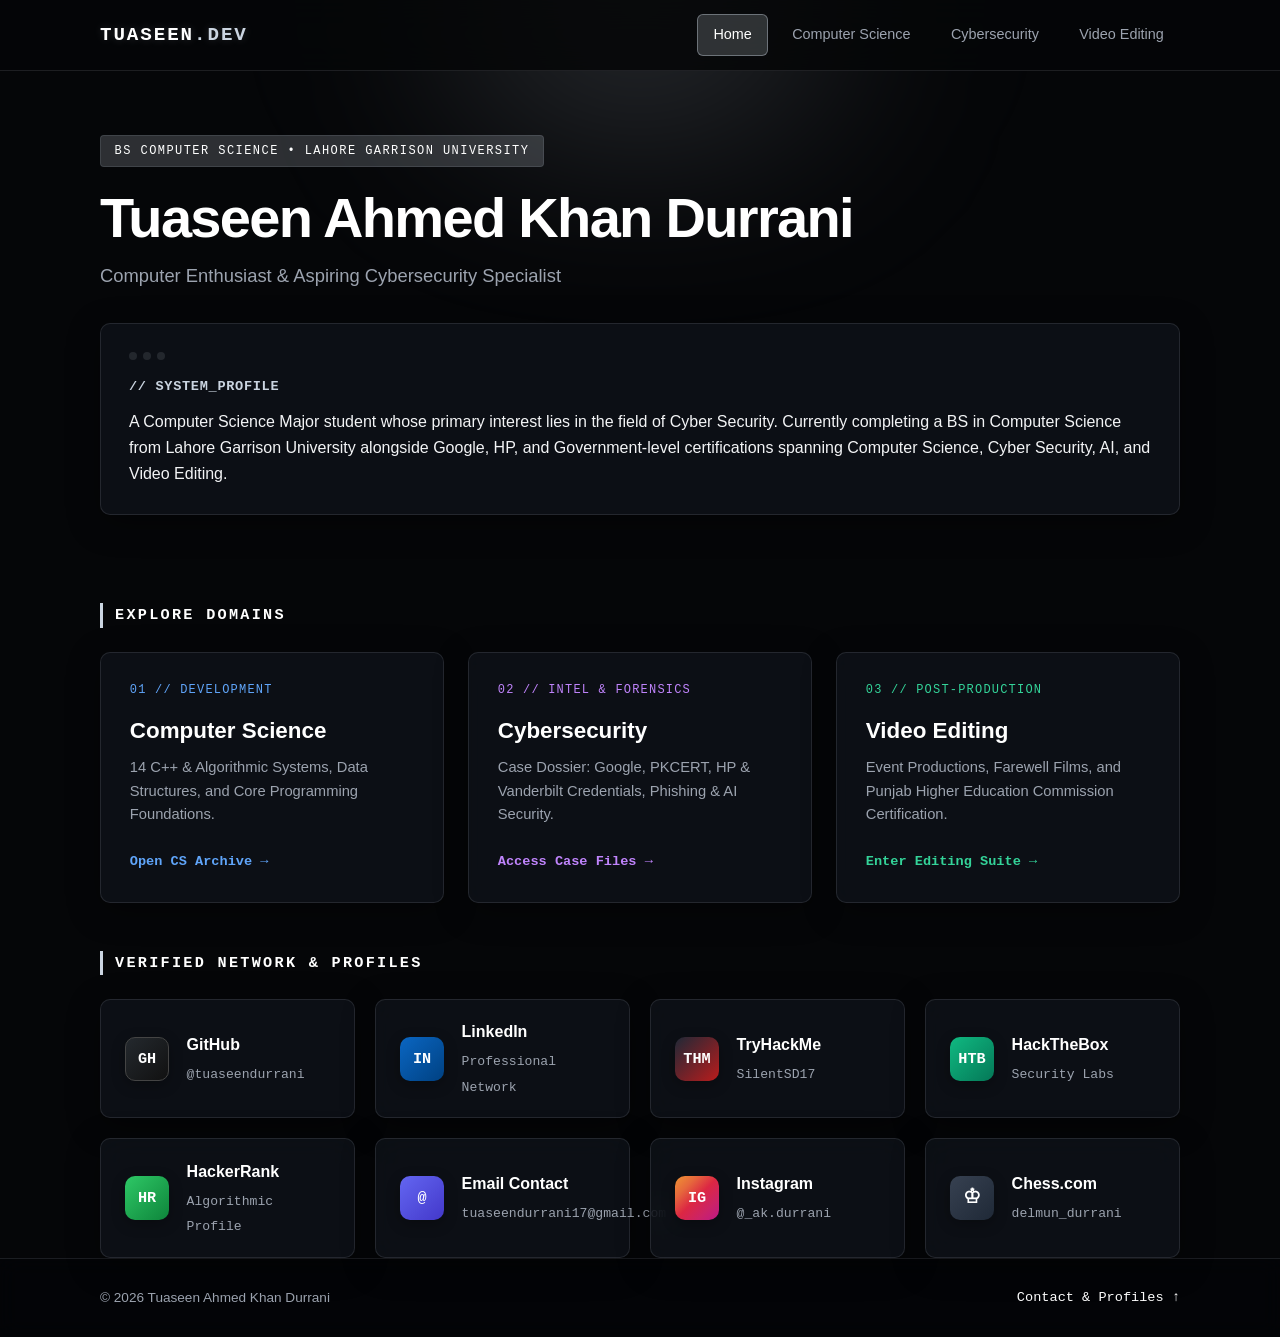
<file: index.html>
<!DOCTYPE html>
<html lang="en">
<head>
  <meta charset="UTF-8" />
  <meta name="viewport" content="width=device-width, initial-scale=1.0" />
  <title>Tuaseen Ahmed Khan Durrani | Portfolio</title>
  <link rel="stylesheet" href="style.css" />
</head>
<body data-theme="silver">
  <div class="ambient-glow"></div>

  <header class="navbar">
    <div class="container nav-inner">
      <a href="index.html" class="brand">TUASEEN<span>.DEV</span></a>
      <button class="menu-toggle" aria-label="Toggle Navigation" id="menuToggle">☰</button>
      <nav class="nav-links" id="navLinks">
        <a href="index.html" class="active">Home</a>
        <a href="computer-science.html">Computer Science</a>
        <a href="cybersecurity.html">Cybersecurity</a>
        <a href="video-editing.html">Video Editing</a>
      </nav>
    </div>
  </header>

  <main class="container">
    <section class="hero">
      <div class="badge">BS COMPUTER SCIENCE • LAHORE GARRISON UNIVERSITY</div>
      <h1>Tuaseen Ahmed Khan Durrani</h1>
      <p class="subtitle terminal-text">Computer Enthusiast &amp; Aspiring Cybersecurity Specialist</p>
      
      <div class="card about-card glass-panel">
        <div class="card-header-dot"><span></span><span></span><span></span></div>
        <h2>// SYSTEM_PROFILE</h2>
        <p>
          A Computer Science Major student whose primary interest lies in the field of Cyber Security. 
          Currently completing a BS in Computer Science from Lahore Garrison University alongside Google, HP, 
          and Government-level certifications spanning Computer Science, Cyber Security, AI, and Video Editing.
        </p>
      </div>
    </section>

    <section class="section">
      <h2 class="section-title">EXPLORE DOMAINS</h2>
      <div class="grid-3">
        <a href="computer-science.html" class="portal-card portal-cs glass-panel">
          <div class="portal-tag">01 // DEVELOPMENT</div>
          <h3>Computer Science</h3>
          <p>14 C++ &amp; Algorithmic Systems, Data Structures, and Core Programming Foundations.</p>
          <span class="portal-cta">Open CS Archive →</span>
        </a>

        <a href="cybersecurity.html" class="portal-card portal-cyber glass-panel">
          <div class="portal-tag">02 // INTEL &amp; FORENSICS</div>
          <h3>Cybersecurity</h3>
          <p>Case Dossier: Google, PKCERT, HP &amp; Vanderbilt Credentials, Phishing &amp; AI Security.</p>
          <span class="portal-cta">Access Case Files →</span>
        </a>

        <a href="video-editing.html" class="portal-card portal-video glass-panel">
          <div class="portal-tag">03 // POST-PRODUCTION</div>
          <h3>Video Editing</h3>
          <p>Event Productions, Farewell Films, and Punjab Higher Education Commission Certification.</p>
          <span class="portal-cta">Enter Editing Suite →</span>
        </a>
      </div>
    </section>

    <!-- Visual Icon Cards for Connect Hub -->
    <section class="section" id="connect">
      <h2 class="section-title">VERIFIED NETWORK &amp; PROFILES</h2>
      <div class="grid-connect">
        <a href="https://github.com/tuaseendurrani" target="_blank" rel="noopener" class="connect-node glass-panel">
          <div class="node-icon github-icon">GH</div>
          <div class="node-info">
            <h4>GitHub</h4>
            <span>@tuaseendurrani</span>
          </div>
        </a>

        <a href="https://www.linkedin.com/in/tuaseen-durrani-798b612b9/" target="_blank" rel="noopener" class="connect-node glass-panel">
          <div class="node-icon linkedin-icon">IN</div>
          <div class="node-info">
            <h4>LinkedIn</h4>
            <span>Professional Network</span>
          </div>
        </a>

        <a href="https://tryhackme.com/p/SilentSD17" target="_blank" rel="noopener" class="connect-node glass-panel">
          <div class="node-icon thm-icon">THM</div>
          <div class="node-info">
            <h4>TryHackMe</h4>
            <span>SilentSD17</span>
          </div>
        </a>

        <a href="https://profile.hackthebox.com/profile/019caa08-9d41-73cd-8e56-18c1669dc7aa" target="_blank" rel="noopener" class="connect-node glass-panel">
          <div class="node-icon htb-icon">HTB</div>
          <div class="node-info">
            <h4>HackTheBox</h4>
            <span>Security Labs</span>
          </div>
        </a>

        <a href="https://www.hackerrank.com/profile/tuaseendurrani" target="_blank" rel="noopener" class="connect-node glass-panel">
          <div class="node-icon hr-icon">HR</div>
          <div class="node-info">
            <h4>HackerRank</h4>
            <span>Algorithmic Profile</span>
          </div>
        </a>

        <a href="mailto:tuaseendurrani17@gmail.com" class="connect-node glass-panel">
          <div class="node-icon mail-icon">@</div>
          <div class="node-info">
            <h4>Email Contact</h4>
            <span>tuaseendurrani17@gmail.com</span>
          </div>
        </a>

        <a href="https://www.instagram.com/_ak.durrani/" target="_blank" rel="noopener" class="connect-node glass-panel">
          <div class="node-icon ig-icon">IG</div>
          <div class="node-info">
            <h4>Instagram</h4>
            <span>@_ak.durrani</span>
          </div>
        </a>

        <a href="https://www.chess.com/member/delmun_durrani" target="_blank" rel="noopener" class="connect-node glass-panel">
          <div class="node-icon chess-icon">♔</div>
          <div class="node-info">
            <h4>Chess.com</h4>
            <span>delmun_durrani</span>
          </div>
        </a>
      </div>
    </section>
  </main>

  <footer class="footer">
    <div class="container footer-inner">
      <p>© <span id="year"></span> Tuaseen Ahmed Khan Durrani</p>
      <a href="index.html#connect">Contact &amp; Profiles ↑</a>
    </div>
  </footer>
  <script src="script.js"></script>
</body>
</html>
</file>
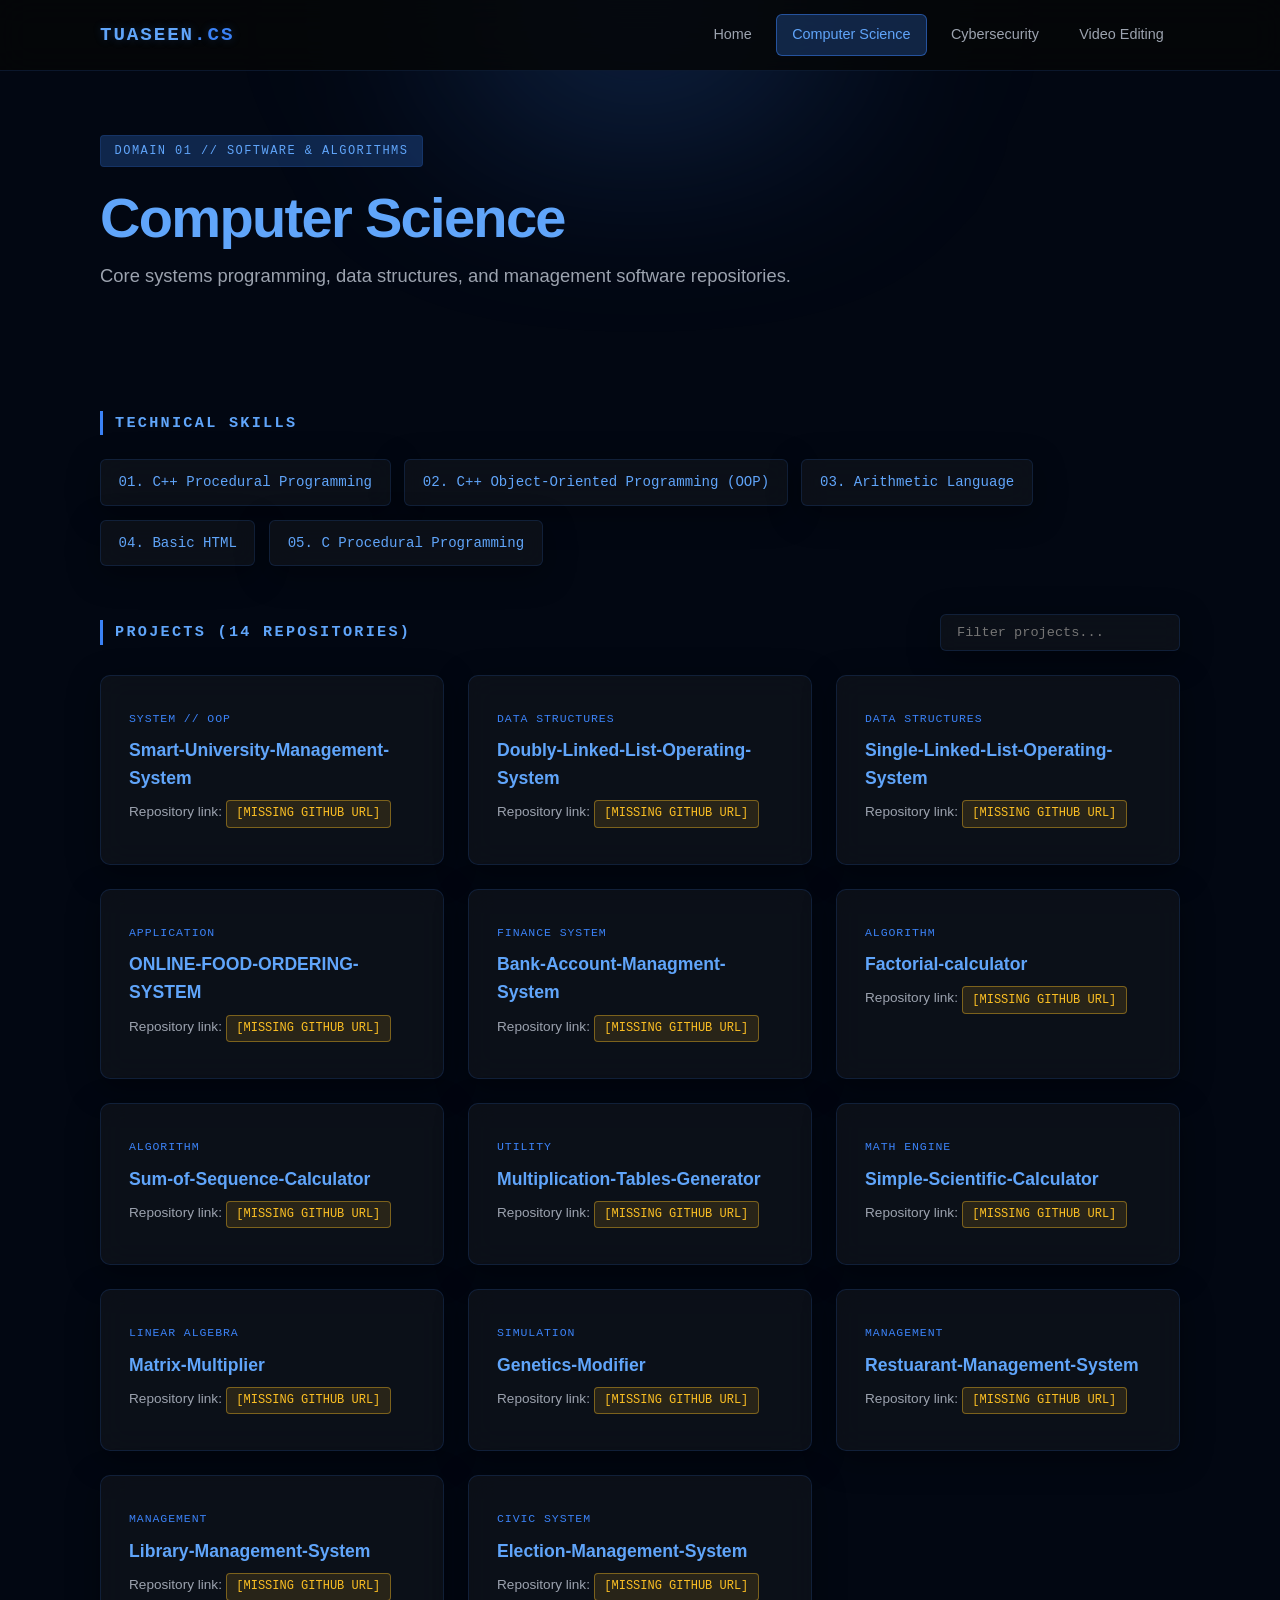
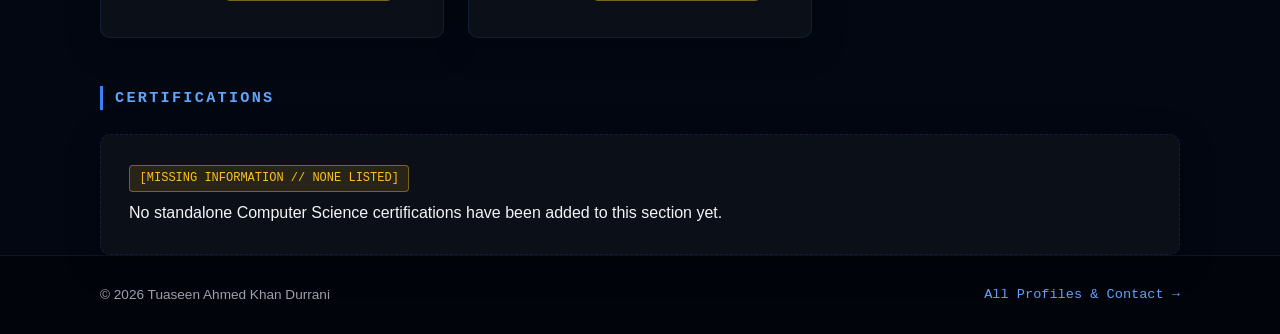
<file: computer-science.html>
<!DOCTYPE html>
<html lang="en">
<head>
  <meta charset="UTF-8" />
  <meta name="viewport" content="width=device-width, initial-scale=1.0" />
  <title>Computer Science | Tuaseen Ahmed Khan Durrani</title>
  <link rel="stylesheet" href="style.css" />
</head>
<body data-theme="blue">
  <div class="ambient-glow"></div>

  <header class="navbar">
    <div class="container nav-inner">
      <a href="index.html" class="brand">TUASEEN<span>.CS</span></a>
      <button class="menu-toggle" aria-label="Toggle Navigation" id="menuToggle">☰</button>
      <nav class="nav-links" id="navLinks">
        <a href="index.html">Home</a>
        <a href="computer-science.html" class="active">Computer Science</a>
        <a href="cybersecurity.html">Cybersecurity</a>
        <a href="video-editing.html">Video Editing</a>
      </nav>
    </div>
  </header>

  <main class="container">
    <section class="page-header">
      <div class="badge">DOMAIN 01 // SOFTWARE &amp; ALGORITHMS</div>
      <h1>Computer Science</h1>
      <p class="subtitle">Core systems programming, data structures, and management software repositories.</p>
    </section>

    <section class="section">
      <h2 class="section-title">TECHNICAL SKILLS</h2>
      <div class="skills-grid">
        <div class="skill-chip glass-panel">01. C++ Procedural Programming</div>
        <div class="skill-chip glass-panel">02. C++ Object-Oriented Programming (OOP)</div>
        <div class="skill-chip glass-panel">03. Arithmetic Language</div>
        <div class="skill-chip glass-panel">04. Basic HTML</div>
        <div class="skill-chip glass-panel">05. C Procedural Programming</div>
      </div>
    </section>

    <section class="section">
      <div class="section-header-row">
        <h2 class="section-title">PROJECTS (14 REPOSITORIES)</h2>
        <input type="text" id="projectSearch" class="search-input glass-panel" placeholder="Filter projects..." aria-label="Filter projects" />
      </div>
      <div class="grid-3" id="csProjectsGrid">
        <div class="card item-card glass-panel"><span class="meta-tag">SYSTEM // OOP</span><h3>Smart-University-Management-System</h3><p class="muted-note">Repository link: <span class="missing-tag">[MISSING GITHUB URL]</span></p></div>
        <div class="card item-card glass-panel"><span class="meta-tag">DATA STRUCTURES</span><h3>Doubly-Linked-List-Operating-System</h3><p class="muted-note">Repository link: <span class="missing-tag">[MISSING GITHUB URL]</span></p></div>
        <div class="card item-card glass-panel"><span class="meta-tag">DATA STRUCTURES</span><h3>Single-Linked-List-Operating-System</h3><p class="muted-note">Repository link: <span class="missing-tag">[MISSING GITHUB URL]</span></p></div>
        <div class="card item-card glass-panel"><span class="meta-tag">APPLICATION</span><h3>ONLINE-FOOD-ORDERING-SYSTEM</h3><p class="muted-note">Repository link: <span class="missing-tag">[MISSING GITHUB URL]</span></p></div>
        <div class="card item-card glass-panel"><span class="meta-tag">FINANCE SYSTEM</span><h3>Bank-Account-Managment-System</h3><p class="muted-note">Repository link: <span class="missing-tag">[MISSING GITHUB URL]</span></p></div>
        <div class="card item-card glass-panel"><span class="meta-tag">ALGORITHM</span><h3>Factorial-calculator</h3><p class="muted-note">Repository link: <span class="missing-tag">[MISSING GITHUB URL]</span></p></div>
        <div class="card item-card glass-panel"><span class="meta-tag">ALGORITHM</span><h3>Sum-of-Sequence-Calculator</h3><p class="muted-note">Repository link: <span class="missing-tag">[MISSING GITHUB URL]</span></p></div>
        <div class="card item-card glass-panel"><span class="meta-tag">UTILITY</span><h3>Multiplication-Tables-Generator</h3><p class="muted-note">Repository link: <span class="missing-tag">[MISSING GITHUB URL]</span></p></div>
        <div class="card item-card glass-panel"><span class="meta-tag">MATH ENGINE</span><h3>Simple-Scientific-Calculator</h3><p class="muted-note">Repository link: <span class="missing-tag">[MISSING GITHUB URL]</span></p></div>
        <div class="card item-card glass-panel"><span class="meta-tag">LINEAR ALGEBRA</span><h3>Matrix-Multiplier</h3><p class="muted-note">Repository link: <span class="missing-tag">[MISSING GITHUB URL]</span></p></div>
        <div class="card item-card glass-panel"><span class="meta-tag">SIMULATION</span><h3>Genetics-Modifier</h3><p class="muted-note">Repository link: <span class="missing-tag">[MISSING GITHUB URL]</span></p></div>
        <div class="card item-card glass-panel"><span class="meta-tag">MANAGEMENT</span><h3>Restuarant-Management-System</h3><p class="muted-note">Repository link: <span class="missing-tag">[MISSING GITHUB URL]</span></p></div>
        <div class="card item-card glass-panel"><span class="meta-tag">MANAGEMENT</span><h3>Library-Management-System</h3><p class="muted-note">Repository link: <span class="missing-tag">[MISSING GITHUB URL]</span></p></div>
        <div class="card item-card glass-panel"><span class="meta-tag">CIVIC SYSTEM</span><h3>Election-Management-System</h3><p class="muted-note">Repository link: <span class="missing-tag">[MISSING GITHUB URL]</span></p></div>
      </div>
    </section>

    <section class="section">
      <h2 class="section-title">CERTIFICATIONS</h2>
      <div class="card missing-box glass-panel">
        <span class="missing-tag">[MISSING INFORMATION // NONE LISTED]</span>
        <p>No standalone Computer Science certifications have been added to this section yet.</p>
      </div>
    </section>
  </main>

  <footer class="footer">
    <div class="container footer-inner">
      <p>© <span id="year"></span> Tuaseen Ahmed Khan Durrani</p>
      <a href="index.html#connect">All Profiles &amp; Contact →</a>
    </div>
  </footer>
  <script src="script.js"></script>
</body>
</html>
</file>
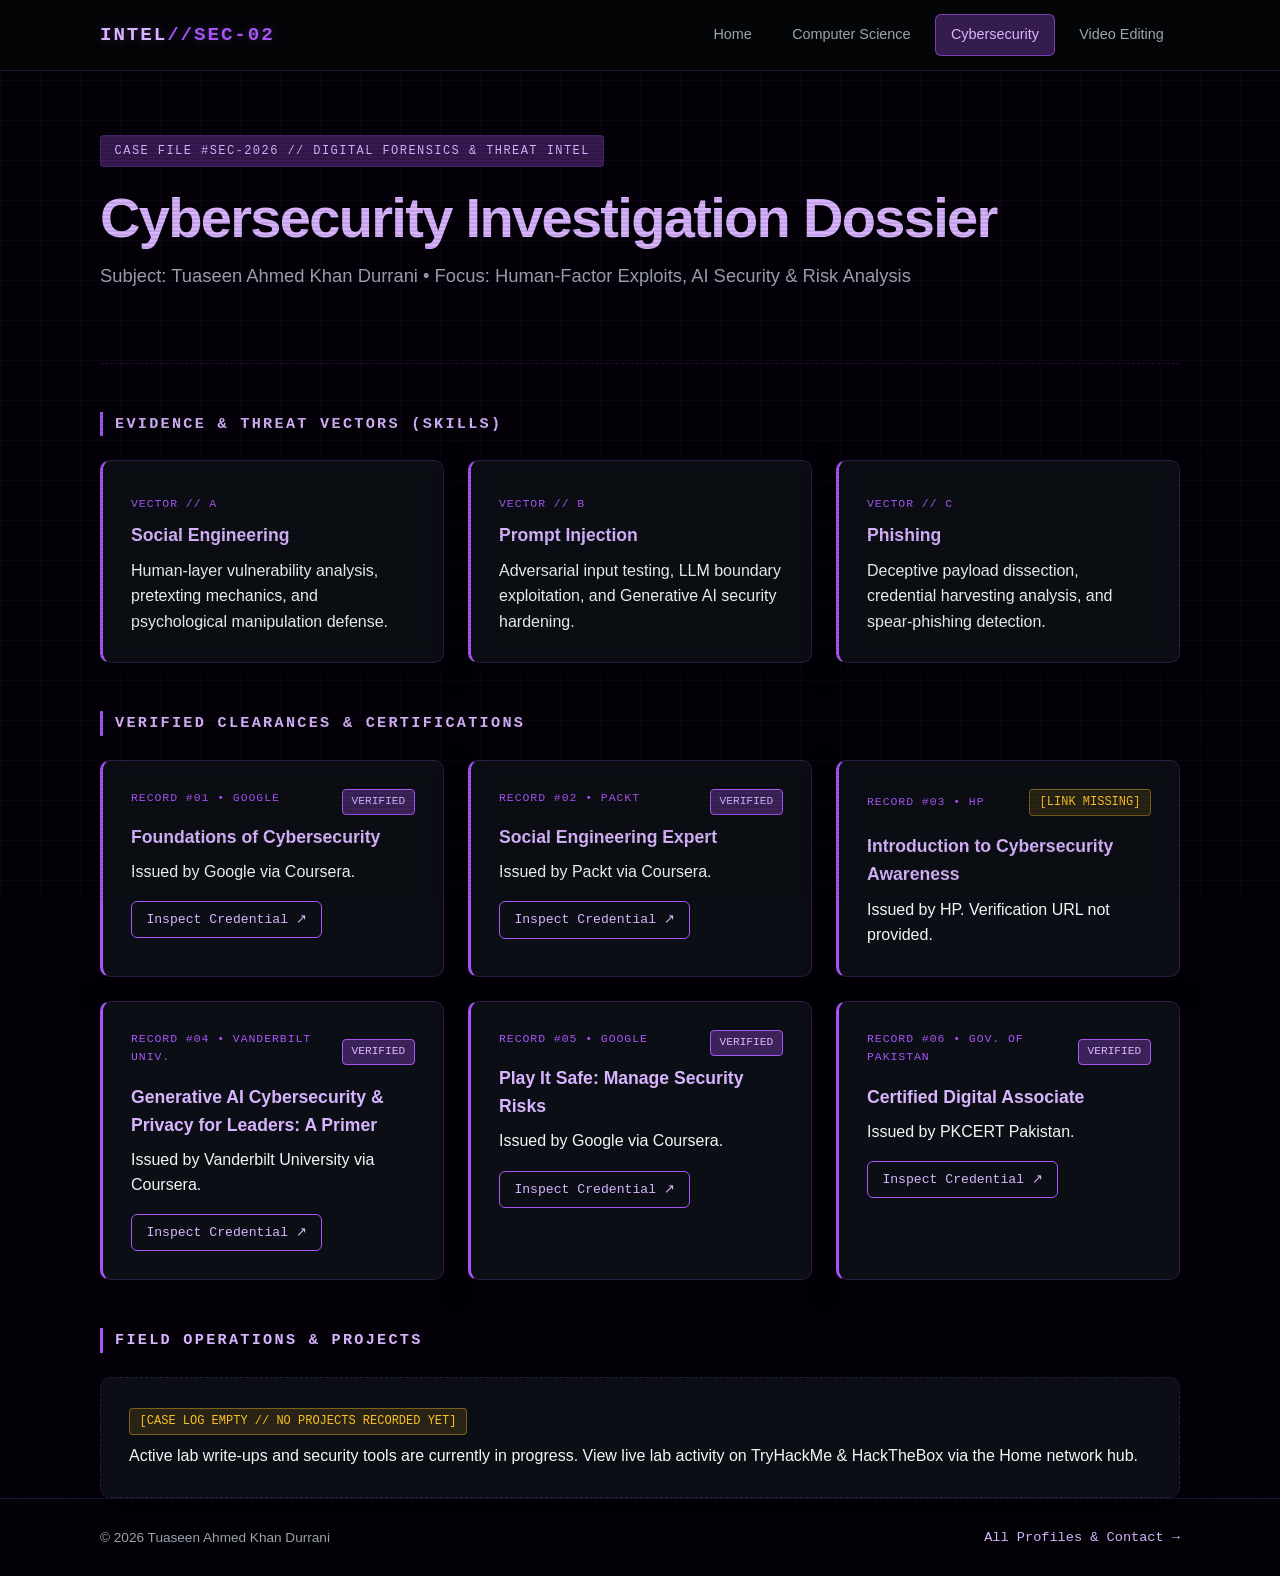
<file: cybersecurity.html>
<!DOCTYPE html>
<html lang="en">
<head>
  <meta charset="UTF-8" />
  <meta name="viewport" content="width=device-width, initial-scale=1.0" />
  <title>Cybersecurity Dossier | Tuaseen Ahmed Khan Durrani</title>
  <link rel="stylesheet" href="style.css" />
</head>
<body data-theme="cyber">
  <div class="detective-grid-overlay" aria-hidden="true"></div>
  <div class="scanlines" aria-hidden="true"></div>

  <header class="navbar">
    <div class="container nav-inner">
      <a href="index.html" class="brand">INTEL<span>//SEC-02</span></a>
      <button class="menu-toggle" aria-label="Toggle Navigation" id="menuToggle">☰</button>
      <nav class="nav-links" id="navLinks">
        <a href="index.html">Home</a>
        <a href="computer-science.html">Computer Science</a>
        <a href="cybersecurity.html" class="active">Cybersecurity</a>
        <a href="video-editing.html">Video Editing</a>
      </nav>
    </div>
  </header>

  <main class="container">
    <section class="page-header dossier-header">
      <div class="badge">CASE FILE #SEC-2026 // DIGITAL FORENSICS &amp; THREAT INTEL</div>
      <h1>Cybersecurity Investigation Dossier</h1>
      <p class="subtitle">Subject: Tuaseen Ahmed Khan Durrani • Focus: Human-Factor Exploits, AI Security &amp; Risk Analysis</p>
    </section>

    <section class="section">
      <h2 class="section-title">EVIDENCE &amp; THREAT VECTORS (SKILLS)</h2>
      <div class="grid-3">
        <div class="card dossier-card glass-panel">
          <span class="case-stamp">VECTOR // A</span>
          <h3>Social Engineering</h3>
          <p>Human-layer vulnerability analysis, pretexting mechanics, and psychological manipulation defense.</p>
        </div>
        <div class="card dossier-card glass-panel">
          <span class="case-stamp">VECTOR // B</span>
          <h3>Prompt Injection</h3>
          <p>Adversarial input testing, LLM boundary exploitation, and Generative AI security hardening.</p>
        </div>
        <div class="card dossier-card glass-panel">
          <span class="case-stamp">VECTOR // C</span>
          <h3>Phishing</h3>
          <p>Deceptive payload dissection, credential harvesting analysis, and spear-phishing detection.</p>
        </div>
      </div>
    </section>

    <section class="section">
      <h2 class="section-title">VERIFIED CLEARANCES &amp; CERTIFICATIONS</h2>
      <div class="grid-2">
        <div class="card dossier-card glass-panel">
          <div class="card-top"><span class="case-stamp">RECORD #01 • GOOGLE</span><span class="verified-badge">VERIFIED</span></div>
          <h3>Foundations of Cybersecurity</h3>
          <p>Issued by Google via Coursera.</p>
          <a href="https://www.coursera.org/account/accomplishments/records/C9O1Z3OT8T3G" target="_blank" rel="noopener" class="btn-verify">Inspect Credential ↗</a>
        </div>
        <div class="card dossier-card glass-panel">
          <div class="card-top"><span class="case-stamp">RECORD #02 • PACKT</span><span class="verified-badge">VERIFIED</span></div>
          <h3>Social Engineering Expert</h3>
          <p>Issued by Packt via Coursera.</p>
          <a href="https://www.coursera.org/account/accomplishments/records/S8SV55HEN23U" target="_blank" rel="noopener" class="btn-verify">Inspect Credential ↗</a>
        </div>
        <div class="card dossier-card glass-panel">
          <div class="card-top"><span class="case-stamp">RECORD #03 • HP</span><span class="missing-tag">[LINK MISSING]</span></div>
          <h3>Introduction to Cybersecurity Awareness</h3>
          <p>Issued by HP. Verification URL not provided.</p>
        </div>
        <div class="card dossier-card glass-panel">
          <div class="card-top"><span class="case-stamp">RECORD #04 • VANDERBILT UNIV.</span><span class="verified-badge">VERIFIED</span></div>
          <h3>Generative AI Cybersecurity &amp; Privacy for Leaders: A Primer</h3>
          <p>Issued by Vanderbilt University via Coursera.</p>
          <a href="https://www.coursera.org/account/accomplishments/records/VL1QGBCW3FCL" target="_blank" rel="noopener" class="btn-verify">Inspect Credential ↗</a>
        </div>
        <div class="card dossier-card glass-panel">
          <div class="card-top"><span class="case-stamp">RECORD #05 • GOOGLE</span><span class="verified-badge">VERIFIED</span></div>
          <h3>Play It Safe: Manage Security Risks</h3>
          <p>Issued by Google via Coursera.</p>
          <a href="https://www.coursera.org/account/accomplishments/records/6NLGDJQGFE0P" target="_blank" rel="noopener" class="btn-verify">Inspect Credential ↗</a>
        </div>
        <div class="card dossier-card glass-panel">
          <div class="card-top"><span class="case-stamp">RECORD #06 • GOV. OF PAKISTAN</span><span class="verified-badge">VERIFIED</span></div>
          <h3>Certified Digital Associate</h3>
          <p>Issued by PKCERT Pakistan.</p>
          <a href="https://vte.pkcert.gov.pk/mod/customcert/my_certificates.php?userid=5584&certificateid=10&downloadcert=1" target="_blank" rel="noopener" class="btn-verify">Inspect Credential ↗</a>
        </div>
      </div>
    </section>

    <section class="section">
      <h2 class="section-title">FIELD OPERATIONS &amp; PROJECTS</h2>
      <div class="card missing-box glass-panel">
        <span class="missing-tag">[CASE LOG EMPTY // NO PROJECTS RECORDED YET]</span>
        <p>Active lab write-ups and security tools are currently in progress. View live lab activity on TryHackMe &amp; HackTheBox via the Home network hub.</p>
      </div>
    </section>
  </main>

  <footer class="footer">
    <div class="container footer-inner">
      <p>© <span id="year"></span> Tuaseen Ahmed Khan Durrani</p>
      <a href="index.html#connect">All Profiles &amp; Contact →</a>
    </div>
  </footer>
  <script src="script.js"></script>
</body>
</html>
</file>
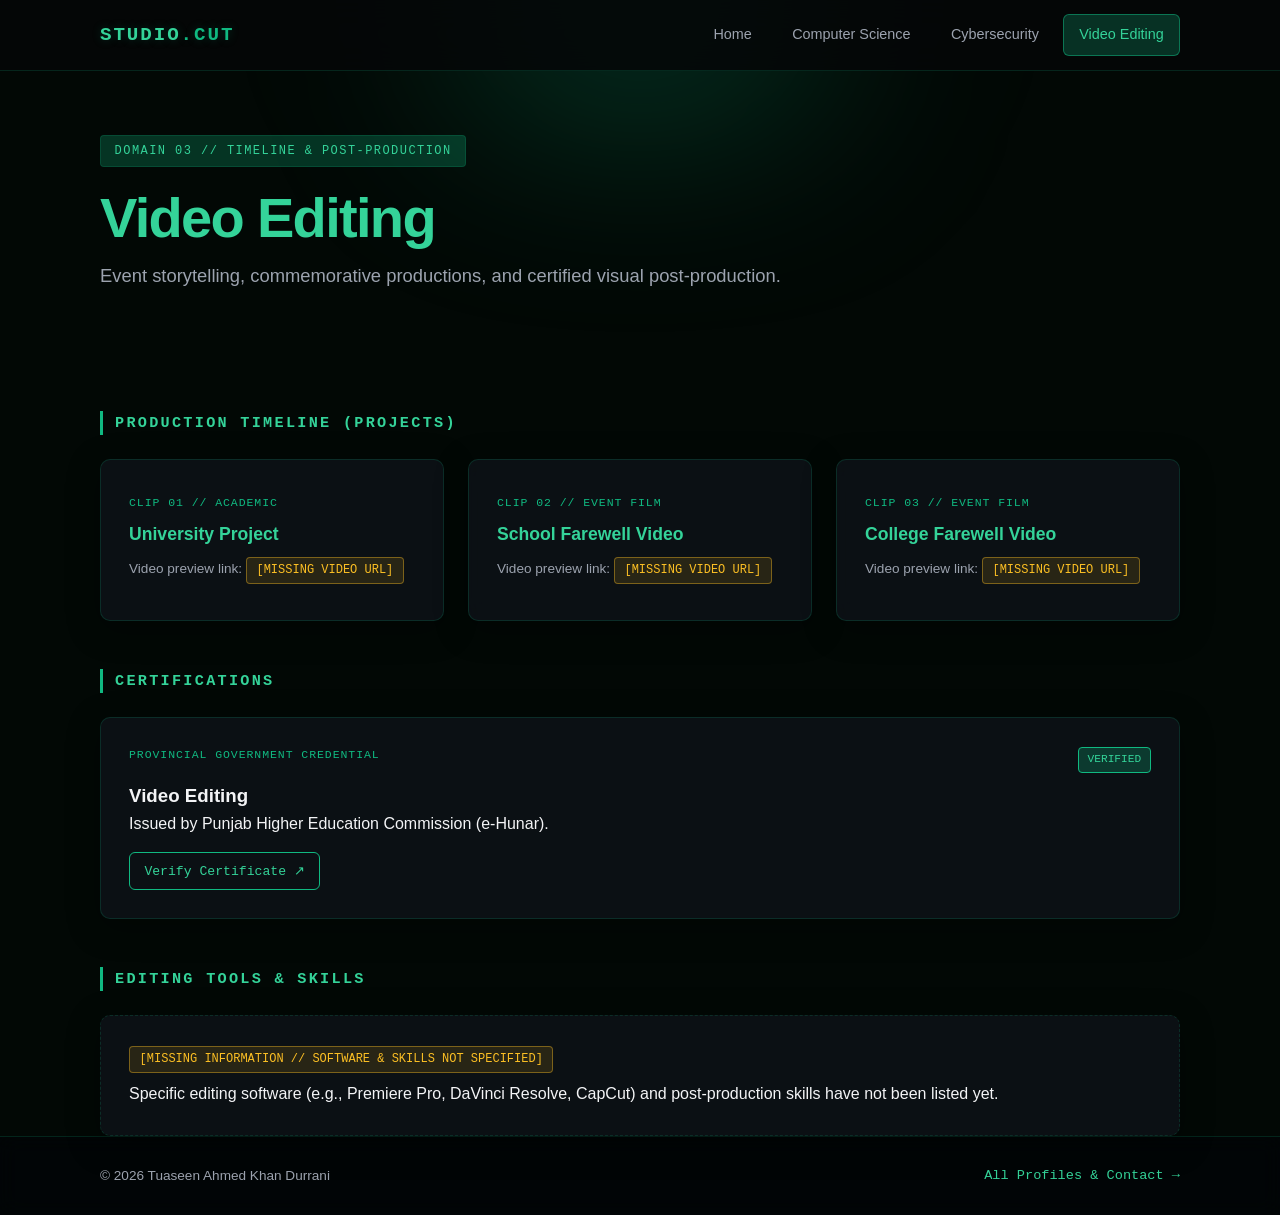
<file: video-editing.html>
<!DOCTYPE html>
<html lang="en">
<head>
  <meta charset="UTF-8" />
  <meta name="viewport" content="width=device-width, initial-scale=1.0" />
  <title>Video Editing | Tuaseen Ahmed Khan Durrani</title>
  <link rel="stylesheet" href="style.css" />
</head>
<body data-theme="green">
  <div class="ambient-glow"></div>

  <header class="navbar">
    <div class="container nav-inner">
      <a href="index.html" class="brand">STUDIO<span>.CUT</span></a>
      <button class="menu-toggle" aria-label="Toggle Navigation" id="menuToggle">☰</button>
      <nav class="nav-links" id="navLinks">
        <a href="index.html">Home</a>
        <a href="computer-science.html">Computer Science</a>
        <a href="cybersecurity.html">Cybersecurity</a>
        <a href="video-editing.html" class="active">Video Editing</a>
      </nav>
    </div>
  </header>

  <main class="container">
    <section class="page-header">
      <div class="badge">DOMAIN 03 // TIMELINE &amp; POST-PRODUCTION</div>
      <h1>Video Editing</h1>
      <p class="subtitle">Event storytelling, commemorative productions, and certified visual post-production.</p>
    </section>

    <section class="section">
      <h2 class="section-title">PRODUCTION TIMELINE (PROJECTS)</h2>
      <div class="grid-3">
        <div class="card item-card glass-panel">
          <span class="meta-tag">CLIP 01 // ACADEMIC</span>
          <h3>University Project</h3>
          <p class="muted-note">Video preview link: <span class="missing-tag">[MISSING VIDEO URL]</span></p>
        </div>
        <div class="card item-card glass-panel">
          <span class="meta-tag">CLIP 02 // EVENT FILM</span>
          <h3>School Farewell Video</h3>
          <p class="muted-note">Video preview link: <span class="missing-tag">[MISSING VIDEO URL]</span></p>
        </div>
        <div class="card item-card glass-panel">
          <span class="meta-tag">CLIP 03 // EVENT FILM</span>
          <h3>College Farewell Video</h3>
          <p class="muted-note">Video preview link: <span class="missing-tag">[MISSING VIDEO URL]</span></p>
        </div>
      </div>
    </section>

    <section class="section">
      <h2 class="section-title">CERTIFICATIONS</h2>
      <div class="card glass-panel">
        <div class="card-top">
          <span class="meta-tag">PROVINCIAL GOVERNMENT CREDENTIAL</span>
          <span class="verified-badge">VERIFIED</span>
        </div>
        <h3>Video Editing</h3>
        <p>Issued by Punjab Higher Education Commission (e-Hunar).</p>
        <a href="https://lms.ehunar.org/certificate/a1c090654a" target="_blank" rel="noopener" class="btn-verify">Verify Certificate ↗</a>
      </div>
    </section>

    <section class="section">
      <h2 class="section-title">EDITING TOOLS &amp; SKILLS</h2>
      <div class="card missing-box glass-panel">
        <span class="missing-tag">[MISSING INFORMATION // SOFTWARE &amp; SKILLS NOT SPECIFIED]</span>
        <p>Specific editing software (e.g., Premiere Pro, DaVinci Resolve, CapCut) and post-production skills have not been listed yet.</p>
      </div>
    </section>
  </main>

  <footer class="footer">
    <div class="container footer-inner">
      <p>© <span id="year"></span> Tuaseen Ahmed Khan Durrani</p>
      <a href="index.html#connect">All Profiles &amp; Contact →</a>
    </div>
  </footer>
  <script src="script.js"></script>
</body>
</html>
</file>
<file: style.css>
*, *::before, *::after {
  box-sizing: border-box;
  margin: 0;
  padding: 0;
}

:root {
  --bg: #030407;
  --surface: rgba(16, 20, 28, 0.7);
  --surface-solid: #0d1118;
  --text: #f3f4f6;
  --text-muted: #9ca3af;
  --accent: #e2e8f0;
  --accent-strong: #ffffff;
  --accent-glow: rgba(226, 232, 240, 0.15);
  --border: rgba(255, 255, 255, 0.08);
  --border-hover: rgba(255, 255, 255, 0.25);
  --font-sans: -apple-system, BlinkMacSystemFont, "Segoe UI", Roboto, Inter, sans-serif;
  --font-mono: "SFMono-Regular", Consolas, "Liberation Mono", Menlo, monospace;
}

/* THEME 1: HOME (SILVER & OBSIDIAN METALLIC) */
body[data-theme="silver"] {
  --bg: #050608;
  --accent: #cbd5e1;
  --accent-strong: #ffffff;
  --accent-glow: rgba(203, 213, 225, 0.2);
  --border: rgba(203, 213, 225, 0.12);
  --border-hover: rgba(203, 213, 225, 0.4);
}

/* THEME 2: COMPUTER SCIENCE (BLUE & DARK BLUE) */
body[data-theme="blue"] {
  --bg: #020712;
  --accent: #3b82f6;
  --accent-strong: #60a5fa;
  --accent-glow: rgba(59, 130, 246, 0.25);
  --border: rgba(59, 130, 246, 0.15);
  --border-hover: rgba(59, 130, 246, 0.5);
}

/* THEME 3: CYBERSECURITY (BLACK & PURPLE DETECTIVE DOSSIER) */
body[data-theme="cyber"] {
  --bg: #040108;
  --accent: #a855f7;
  --accent-strong: #d8b4fe;
  --accent-glow: rgba(168, 85, 247, 0.3);
  --border: rgba(168, 85, 247, 0.2);
  --border-hover: rgba(168, 85, 247, 0.6);
}

/* THEME 4: VIDEO EDITING (BLACK & EMERALD GREEN) */
body[data-theme="green"] {
  --bg: #020805;
  --accent: #10b981;
  --accent-strong: #34d399;
  --accent-glow: rgba(16, 185, 129, 0.25);
  --border: rgba(16, 185, 129, 0.18);
  --border-hover: rgba(16, 185, 129, 0.5);
}

body {
  background-color: var(--bg);
  color: var(--text);
  font-family: var(--font-sans);
  line-height: 1.6;
  min-height: 100vh;
  display: flex;
  flex-direction: column;
  position: relative;
  overflow-x: hidden;
}

/* Ambient Background Glow Animation */
.ambient-glow {
  position: fixed;
  top: -20vh;
  left: 50%;
  transform: translateX(-50%);
  width: 60vw;
  height: 40vh;
  background: radial-gradient(circle, var(--accent-glow) 0%, transparent 70%);
  filter: blur(80px);
  pointer-events: none;
  z-index: 0;
  animation: pulseGlow 8s ease-in-out infinite alternate;
}

@keyframes pulseGlow {
  0% { opacity: 0.5; transform: translateX(-50%) scale(1); }
  100% { opacity: 1; transform: translateX(-50%) scale(1.15); }
}

/* Glassmorphism Panel Texture */
.glass-panel {
  background: var(--surface);
  backdrop-filter: blur(14px);
  -webkit-backdrop-filter: blur(14px);
  border: 1px solid var(--border);
  box-shadow: 0 8px 32px 0 rgba(0, 0, 0, 0.37);
  transition: transform 0.3s cubic-bezier(0.16, 1, 0.3, 1), border-color 0.3s ease, box-shadow 0.3s ease;
}

.glass-panel:hover {
  transform: translateY(-4px);
  border-color: var(--border-hover);
  box-shadow: 0 12px 40px 0 var(--accent-glow);
}

/* Detective Cyber Grid & Scanline Overlays */
.detective-grid-overlay {
  position: fixed;
  inset: 0;
  pointer-events: none;
  background-image: 
    linear-gradient(to right, rgba(168, 85, 247, 0.05) 1px, transparent 1px),
    linear-gradient(to bottom, rgba(168, 85, 247, 0.05) 1px, transparent 1px);
  background-size: 40px 40px;
  z-index: 0;
}

.scanlines {
  position: fixed;
  inset: 0;
  pointer-events: none;
  background: linear-gradient(rgba(18, 16, 16, 0) 50%, rgba(0, 0, 0, 0.25) 50%);
  background-size: 100% 4px;
  z-index: 99;
  opacity: 0.4;
}

.container {
  width: 100%;
  max-width: 1120px;
  margin: 0 auto;
  padding: 0 1.25rem;
  position: relative;
  z-index: 1;
}

/* =========================================================
   NAVIGATION BAR
   ========================================================= */
.navbar {
  background: rgba(5, 6, 8, 0.85);
  backdrop-filter: blur(16px);
  border-bottom: 1px solid var(--border);
  position: sticky;
  top: 0;
  z-index: 100;
}

.nav-inner {
  display: flex;
  justify-content: space-between;
  align-items: center;
  height: 70px;
}

.brand {
  font-family: var(--font-mono);
  font-weight: 800;
  font-size: 1.2rem;
  letter-spacing: 0.1em;
  color: var(--accent-strong);
  text-decoration: none;
  text-shadow: 0 0 10px var(--accent-glow);
}

.brand span {
  color: var(--accent);
}

.nav-links {
  display: flex;
  gap: 0.5rem;
}

.nav-links a {
  color: var(--text-muted);
  text-decoration: none;
  font-size: 0.9rem;
  font-weight: 500;
  padding: 0.5rem 0.95rem;
  border: 1px solid transparent;
  border-radius: 6px;
  transition: all 0.25s ease;
}

.nav-links a:hover,
.nav-links a.active {
  color: var(--accent-strong);
  background: var(--accent-glow);
  border-color: var(--border-hover);
}

.menu-toggle {
  display: none;
  background: transparent;
  border: 1px solid var(--border);
  color: var(--text);
  font-size: 1.25rem;
  padding: 0.3rem 0.65rem;
  border-radius: 6px;
  cursor: pointer;
}

/* =========================================================
   HERO & HEADERS
   ========================================================= */
main {
  flex: 1;
  padding-bottom: 4rem;
}

.hero, .page-header {
  padding: 4rem 0 2.5rem;
  animation: fadeIn 0.8s ease-out;
}

@keyframes fadeIn {
  from { opacity: 0; transform: translateY(15px); }
  to { opacity: 1; transform: translateY(0); }
}

.badge {
  display: inline-block;
  font-family: var(--font-mono);
  font-size: 0.75rem;
  letter-spacing: 0.12em;
  color: var(--accent-strong);
  background: var(--accent-glow);
  border: 1px solid var(--border);
  padding: 0.35rem 0.85rem;
  border-radius: 4px;
  margin-bottom: 1.2rem;
}

h1 {
  font-size: clamp(2.2rem, 5vw, 3.5rem);
  font-weight: 800;
  letter-spacing: -0.03em;
  line-height: 1.12;
  margin-bottom: 0.75rem;
  color: var(--accent-strong);
}

.subtitle {
  font-size: 1.15rem;
  color: var(--text-muted);
  margin-bottom: 2rem;
}

/* =========================================================
   CARDS & GRIDS
   ========================================================= */
.section {
  margin-top: 3rem;
  animation: fadeIn 0.8s ease-out;
}

.section-title {
  font-family: var(--font-mono);
  font-size: 0.95rem;
  letter-spacing: 0.15em;
  color: var(--accent-strong);
  border-left: 3px solid var(--accent);
  padding-left: 0.75rem;
  margin-bottom: 1.5rem;
}

.section-header-row {
  display: flex;
  flex-wrap: wrap;
  justify-content: space-between;
  align-items: center;
  gap: 1rem;
  margin-bottom: 1.5rem;
}

.section-header-row .section-title {
  margin-bottom: 0;
}

.card {
  border-radius: 10px;
  padding: 1.75rem;
}

.card-header-dot {
  display: flex;
  gap: 6px;
  margin-bottom: 1rem;
}

.card-header-dot span {
  width: 8px;
  height: 8px;
  border-radius: 50%;
  background: var(--border);
}

.about-card h2 {
  font-family: var(--font-mono);
  font-size: 0.85rem;
  color: var(--accent);
  margin-bottom: 0.75rem;
  letter-spacing: 0.05em;
}

.grid-3 {
  display: grid;
  grid-template-columns: repeat(auto-fit, minmax(290px, 1fr));
  gap: 1.5rem;
}

.grid-2 {
  display: grid;
  grid-template-columns: repeat(auto-fit, minmax(320px, 1fr));
  gap: 1.5rem;
}

/* =========================================================
   VISUAL NETWORK NODES (HOMEPAGE LINK CARDS)
   ========================================================= */
.grid-connect {
  display: grid;
  grid-template-columns: repeat(auto-fit, minmax(250px, 1fr));
  gap: 1.25rem;
}

.connect-node {
  display: flex;
  align-items: center;
  gap: 1.1rem;
  text-decoration: none;
  color: var(--text);
  padding: 1.2rem 1.5rem;
  border-radius: 10px;
}

.node-icon {
  width: 44px;
  height: 44px;
  border-radius: 10px;
  display: flex;
  align-items: center;
  justify-content: center;
  font-family: var(--font-mono);
  font-weight: 800;
  font-size: 0.95rem;
  color: #fff;
  flex-shrink: 0;
  box-shadow: 0 4px 14px rgba(0,0,0,0.3);
}

.github-icon { background: linear-gradient(135deg, #24292e, #111); border: 1px solid #444; }
.linkedin-icon { background: linear-gradient(135deg, #0a66c2, #004182); }
.thm-icon { background: linear-gradient(135deg, #1f2937, #b91c1c); }
.htb-icon { background: linear-gradient(135deg, #10b981, #047857); }
.hr-icon { background: linear-gradient(135deg, #2ec866, #0e853b); }
.mail-icon { background: linear-gradient(135deg, #6366f1, #4338ca); }
.ig-icon { background: linear-gradient(135deg, #f09433, #e6683c 25%, #dc2743 50%, #cc2366 75%, #bc1888); }
.chess-icon { background: linear-gradient(135deg, #374151, #1f2937); font-size: 1.25rem; }

.node-info h4 {
  font-size: 1rem;
  font-weight: 700;
  color: var(--accent-strong);
  margin-bottom: 0.15rem;
}

.node-info span {
  font-size: 0.82rem;
  color: var(--text-muted);
  font-family: var(--font-mono);
}

/* =========================================================
   PORTAL CARDS
   ========================================================= */
.portal-card {
  display: flex;
  flex-direction: column;
  justify-content: space-between;
  text-decoration: none;
  color: var(--text);
  padding: 1.8rem;
  border-radius: 10px;
}

.portal-tag {
  font-family: var(--font-mono);
  font-size: 0.75rem;
  letter-spacing: 0.1em;
  margin-bottom: 0.75rem;
}

.portal-card h3 {
  font-size: 1.4rem;
  margin-bottom: 0.5rem;
  color: var(--accent-strong);
}

.portal-card p {
  font-size: 0.92rem;
  color: var(--text-muted);
  margin-bottom: 1.5rem;
}

.portal-cta {
  font-family: var(--font-mono);
  font-size: 0.85rem;
  font-weight: 650;
}

.portal-cs:hover { border-color: #3b82f6; }
.portal-cs .portal-tag, .portal-cs .portal-cta { color: #60a5fa; }

.portal-cyber:hover { border-color: #a855f7; }
.portal-cyber .portal-tag, .portal-cyber .portal-cta { color: #c084fc; }

.portal-video:hover { border-color: #10b981; }
.portal-video .portal-tag, .portal-video .portal-cta { color: #34d399; }

/* =========================================================
   SUB-PAGE ELEMENTS (SKILLS, PROJECTS, DOSSIER)
   ========================================================= */
.skills-grid {
  display: flex;
  flex-wrap: wrap;
  gap: 0.85rem;
}

.skill-chip {
  font-family: var(--font-mono);
  font-size: 0.88rem;
  color: var(--accent-strong);
  padding: 0.7rem 1.1rem;
  border-radius: 6px;
}

.search-input {
  background: var(--surface);
  border: 1px solid var(--border);
  color: var(--text);
  padding: 0.6rem 1rem;
  border-radius: 6px;
  font-family: var(--font-mono);
  font-size: 0.85rem;
  min-width: 240px;
  backdrop-filter: blur(10px);
}

.search-input:focus {
  outline: none;
  border-color: var(--accent-strong);
  box-shadow: 0 0 15px var(--accent-glow);
}

.meta-tag, .case-stamp {
  display: inline-block;
  font-family: var(--font-mono);
  font-size: 0.72rem;
  letter-spacing: 0.08em;
  color: var(--accent);
  margin-bottom: 0.5rem;
}

.item-card h3, .dossier-card h3 {
  font-size: 1.1rem;
  word-break: break-word;
  margin-bottom: 0.5rem;
  color: var(--accent-strong);
}

.muted-note {
  font-size: 0.85rem;
  color: var(--text-muted);
}

.dossier-header {
  border-bottom: 1px dashed var(--border);
}

.dossier-card {
  position: relative;
  border-left: 3px solid var(--accent);
}

.card-top {
  display: flex;
  justify-content: space-between;
  align-items: center;
  gap: 0.5rem;
  margin-bottom: 0.5rem;
}

.verified-badge {
  font-family: var(--font-mono);
  font-size: 0.7rem;
  background: var(--accent-glow);
  color: var(--accent-strong);
  border: 1px solid var(--accent);
  padding: 0.2rem 0.55rem;
  border-radius: 4px;
}

.btn-verify {
  display: inline-block;
  margin-top: 1rem;
  font-family: var(--font-mono);
  font-size: 0.82rem;
  text-decoration: none;
  color: var(--accent-strong);
  border: 1px solid var(--accent);
  padding: 0.45rem 0.9rem;
  border-radius: 6px;
  transition: all 0.25s ease;
}

.btn-verify:hover {
  background: var(--accent);
  color: #030407;
  font-weight: 700;
  box-shadow: 0 0 15px var(--accent-glow);
}

.missing-box {
  border-style: dashed;
}

.missing-tag {
  display: inline-block;
  font-family: var(--font-mono);
  font-size: 0.75rem;
  color: #fbbf24;
  background: rgba(251, 191, 36, 0.12);
  border: 1px solid rgba(251, 191, 36, 0.4);
  padding: 0.2rem 0.6rem;
  border-radius: 4px;
  margin-bottom: 0.5rem;
}

/* =========================================================
   FOOTER & RESPONSIVE BREAKPOINTS
   ========================================================= */
.footer {
  border-top: 1px solid var(--border);
  padding: 1.75rem 0;
  font-size: 0.85rem;
  color: var(--text-muted);
  background: rgba(3, 4, 7, 0.6);
  backdrop-filter: blur(10px);
}

.footer-inner {
  display: flex;
  justify-content: space-between;
  align-items: center;
  flex-wrap: wrap;
  gap: 1rem;
}

.footer a {
  color: var(--accent-strong);
  text-decoration: none;
  font-family: var(--font-mono);
}

@media (max-width: 768px) {
  .menu-toggle {
    display: block;
  }

  .nav-links {
    display: none;
    flex-direction: column;
    position: absolute;
    top: 70px;
    left: 0;
    right: 0;
    background: rgba(13, 17, 24, 0.95);
    backdrop-filter: blur(20px);
    border-bottom: 1px solid var(--border);
    padding: 1.25rem;
  }

  .nav-links.open {
    display: flex;
  }
}
</file>
